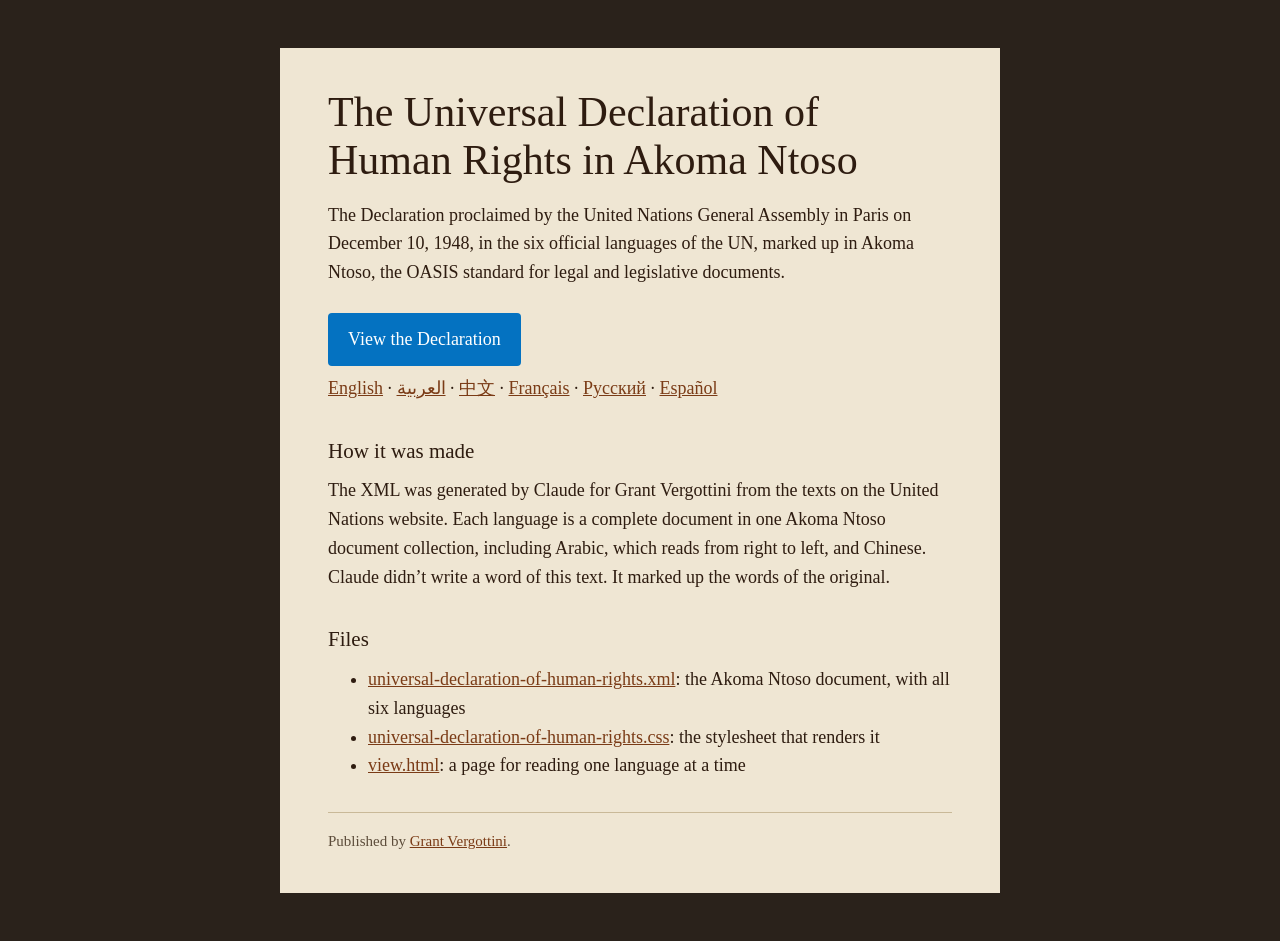
<file: index.html>
<!doctype html>
<html lang="en">
<head>
<meta charset="utf-8">
<meta name="viewport" content="width=device-width, initial-scale=1">
<title>The Universal Declaration of Human Rights in Akoma Ntoso</title>
<meta name="description" content="The Universal Declaration of Human Rights in Akoma Ntoso XML, in the six official languages of the United Nations.">
<style>
:root { --ground: #2a221b; --panel: #efe6d3; --ink: #2e1c10; --muted: #5c4c3a; --accent: #7a3b16; --blue: #0472C1; }
* { box-sizing: border-box; }
body { margin: 0; background: var(--ground); color: var(--ink); font: 18px/1.6 Georgia, "Times New Roman", serif; }
main { max-width: 720px; margin: 48px auto; padding: 40px clamp(20px, 5vw, 48px); background: var(--panel); }
h1 { font-size: clamp(30px, 6vw, 42px); line-height: 1.15; margin: 0 0 16px; font-weight: 400; }
h2 { font-size: 21px; margin: 32px 0 8px; font-weight: 400; }
p, ul { margin: 0 0 14px; }
a { color: var(--accent); }
.view { display: inline-block; margin: 12px 0 8px; padding: 12px 20px; background: var(--blue); color: #fff; text-decoration: none; border-radius: 4px; }
.view:hover, .view:focus-visible { background: #035fa2; }
footer { margin-top: 32px; padding-top: 16px; border-top: 1px solid #c9b998; color: var(--muted); font-size: 15px; }
</style>
</head>
<body>
<main>
  <h1>The Universal Declaration of Human Rights in Akoma Ntoso</h1>
  <p>The Declaration proclaimed by the United Nations General Assembly in Paris on December 10, 1948, in the six official languages of the UN, marked up in Akoma Ntoso, the OASIS standard for legal and legislative documents.</p>
  <a class="view" href="view.html">View the Declaration</a>
  <p><a href="view.html#eng">English</a> &middot; <a href="view.html#ara">العربية</a> &middot; <a href="view.html#zho">中文</a> &middot; <a href="view.html#fra">Français</a> &middot; <a href="view.html#rus">Русский</a> &middot; <a href="view.html#spa">Español</a></p>
  <h2>How it was made</h2>
  <p>The XML was generated by Claude for Grant Vergottini from the texts on the United Nations website. Each language is a complete document in one Akoma Ntoso document collection, including Arabic, which reads from right to left, and Chinese. Claude didn&rsquo;t write a word of this text. It marked up the words of the original.</p>
  <h2>Files</h2>
  <ul>
    <li><a href="universal-declaration-of-human-rights.xml">universal-declaration-of-human-rights.xml</a>: the Akoma Ntoso document, with all six languages</li>
    <li><a href="universal-declaration-of-human-rights.css">universal-declaration-of-human-rights.css</a>: the stylesheet that renders it</li>
    <li><a href="view.html">view.html</a>: a page for reading one language at a time</li>
  </ul>
  <footer>Published by <a href="https://grantvergottini.com/">Grant Vergottini</a>.</footer>
</main>
</body>
</html>
</file>
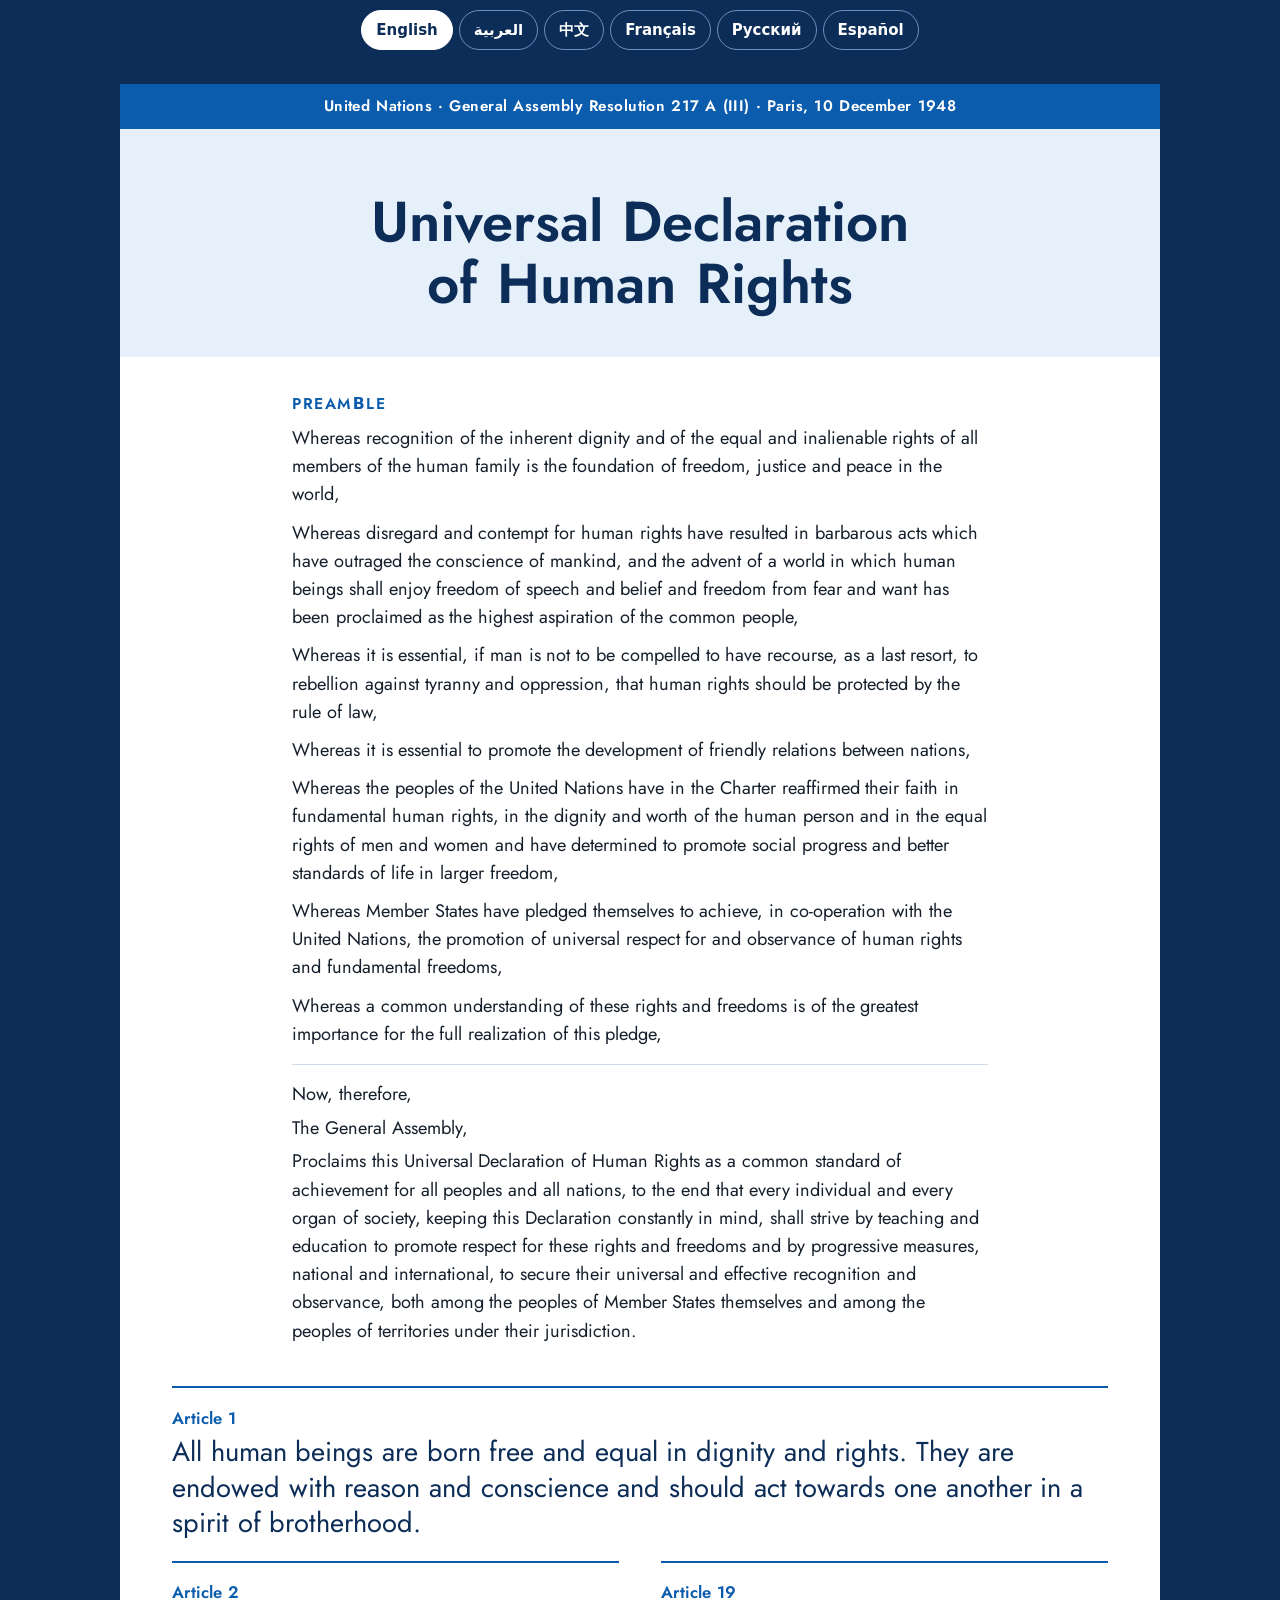
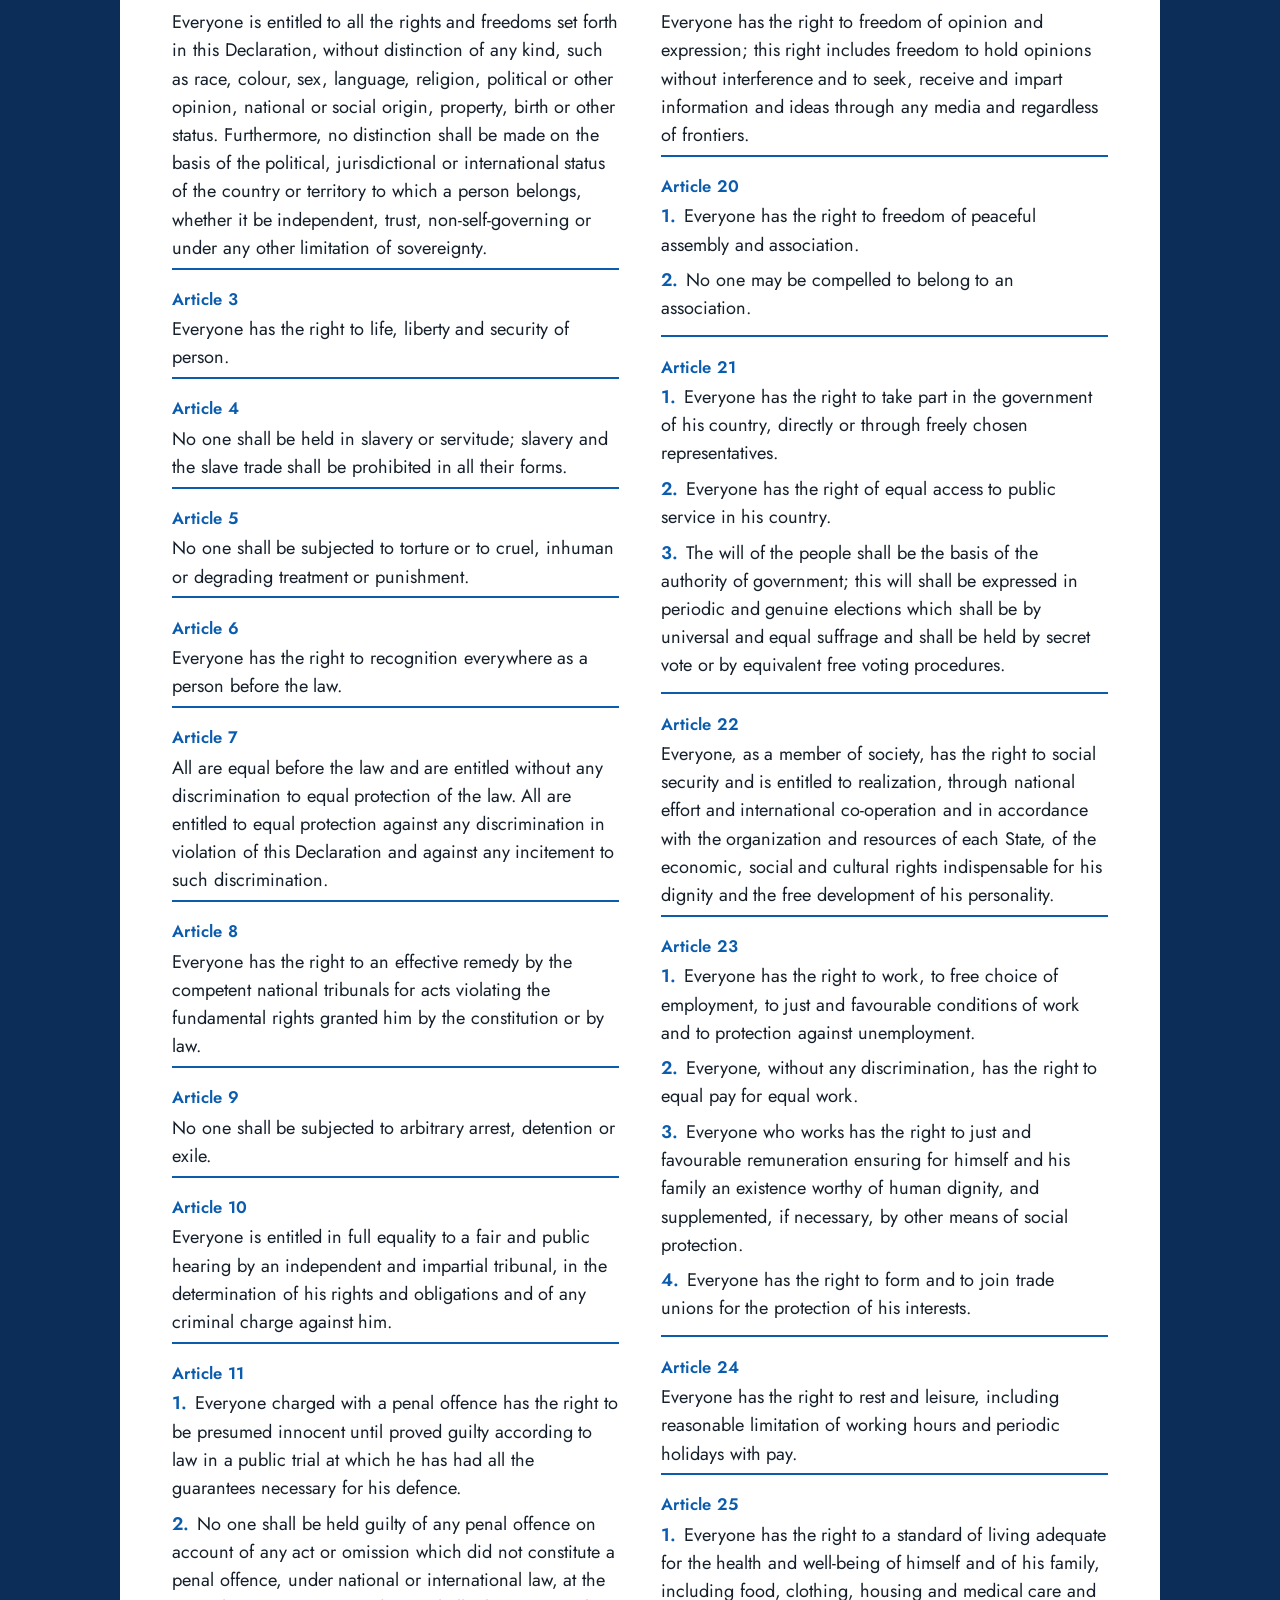
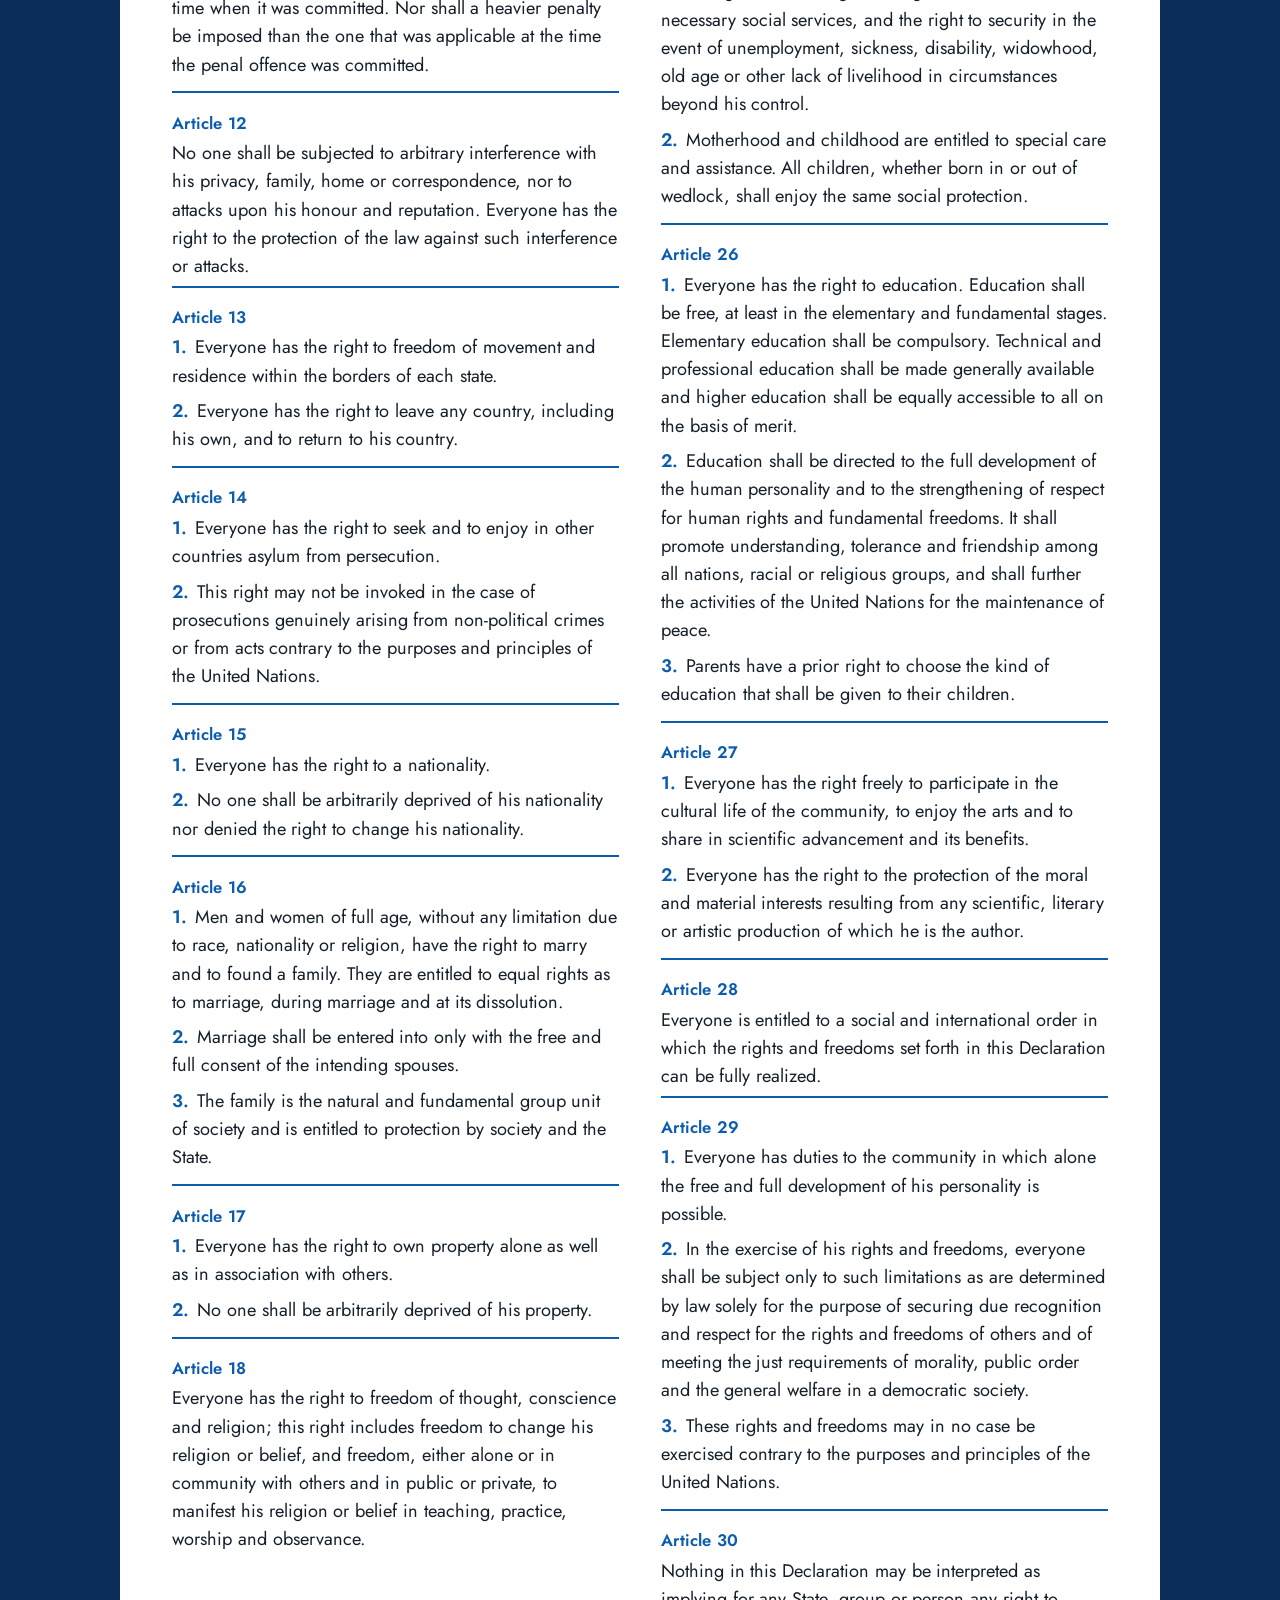
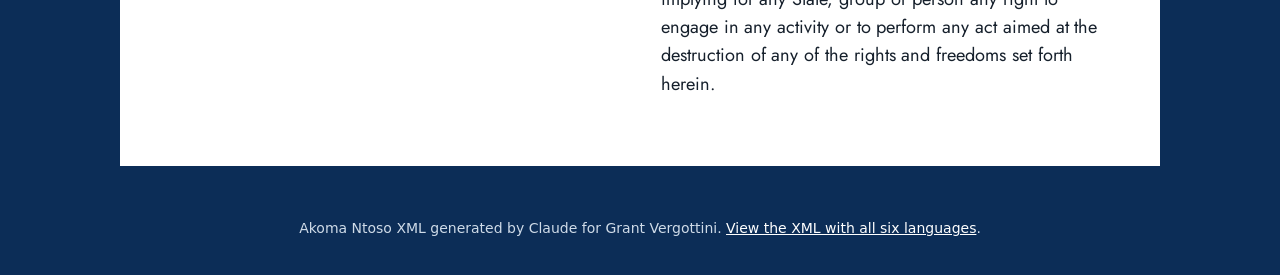
<file: view.html>
<!doctype html>
<html lang="en"><head><meta charset="utf-8"><meta name="viewport" content="width=device-width,initial-scale=1">
<title>Universal Declaration in Akoma Ntoso</title>
<style>
:root{--g:#0c2d57;--b:#0b5cad}
html,body{margin:0;background:var(--g)}
.tabs{position:sticky;top:0;z-index:5;display:flex;flex-wrap:wrap;justify-content:center;gap:6px;padding:10px 12px;background:var(--g);font:600 15px/1.2 system-ui,-apple-system,"Segoe UI",sans-serif}
.tabs button{appearance:none;border:1px solid #6d8fbb;background:none;color:#fff;font:inherit;padding:8px 14px;border-radius:999px;cursor:pointer;min-height:40px}
.tabs button[aria-pressed="true"]{background:#fff;color:var(--g);border-color:#fff}
.tabs button:focus-visible{outline:2px solid #fff;outline-offset:2px}
#message{padding:32px 16px;text-align:center;color:#cfdbe8;font:16px system-ui,sans-serif}
.foot{padding:14px 16px 22px;text-align:center;color:#cfdbe8;font:14px/1.5 system-ui,sans-serif}
.foot a{color:#fff}
</style></head>
<body>
<nav class="tabs" id="tabs" aria-label="Language"></nav>
<main id="doc"><p id="message">Loading the Declaration…</p></main>
<p class="foot">Akoma Ntoso XML generated by Claude for Grant Vergottini. <a href="universal-declaration-of-human-rights.xml">View the XML with all six languages</a>.</p>
<script>
const L=[['eng','English'],['ara','العربية'],['zho','中文'],['fra','Français'],['rus','Русский'],['spa','Español']];
(async()=>{try{
const [x,c]=await Promise.all(['universal-declaration-of-human-rights.xml','universal-declaration-of-human-rights.css'].map(async f=>{const r=await fetch(f);if(!r.ok)throw 0;return r.text()}));
const d=new DOMParser().parseFromString(x,'application/xml');if(d.querySelector('parsererror'))throw 0;
const s=document.createElement('style');s.textContent=c;document.head.appendChild(s);
const root=document.importNode(d.documentElement,true);document.getElementById('doc').replaceChildren(root);
const comps=[...root.getElementsByTagNameNS('*','component')];
const tabs=document.getElementById('tabs');
const show=(k,push)=>{comps.forEach(n=>{n.toggleAttribute('hidden',n.getAttribute('eId')!=='cmp_'+k)});[...tabs.children].forEach(b=>b.setAttribute('aria-pressed',String(b.dataset.k===k)));if(push)try{history.replaceState(null,'','#'+k)}catch(e){}};
L.forEach(([k,n])=>{const b=document.createElement('button');b.type='button';b.textContent=n;b.dataset.k=k;b.lang=k;b.onclick=()=>show(k,true);tabs.appendChild(b)});
const h=location.hash.slice(1);show(L.some(l=>l[0]===h)?h:'eng');
}catch(e){document.getElementById('message').textContent='The document could not be loaded. Please reload this page.'}})();
</script>
</body></html>
</file>
